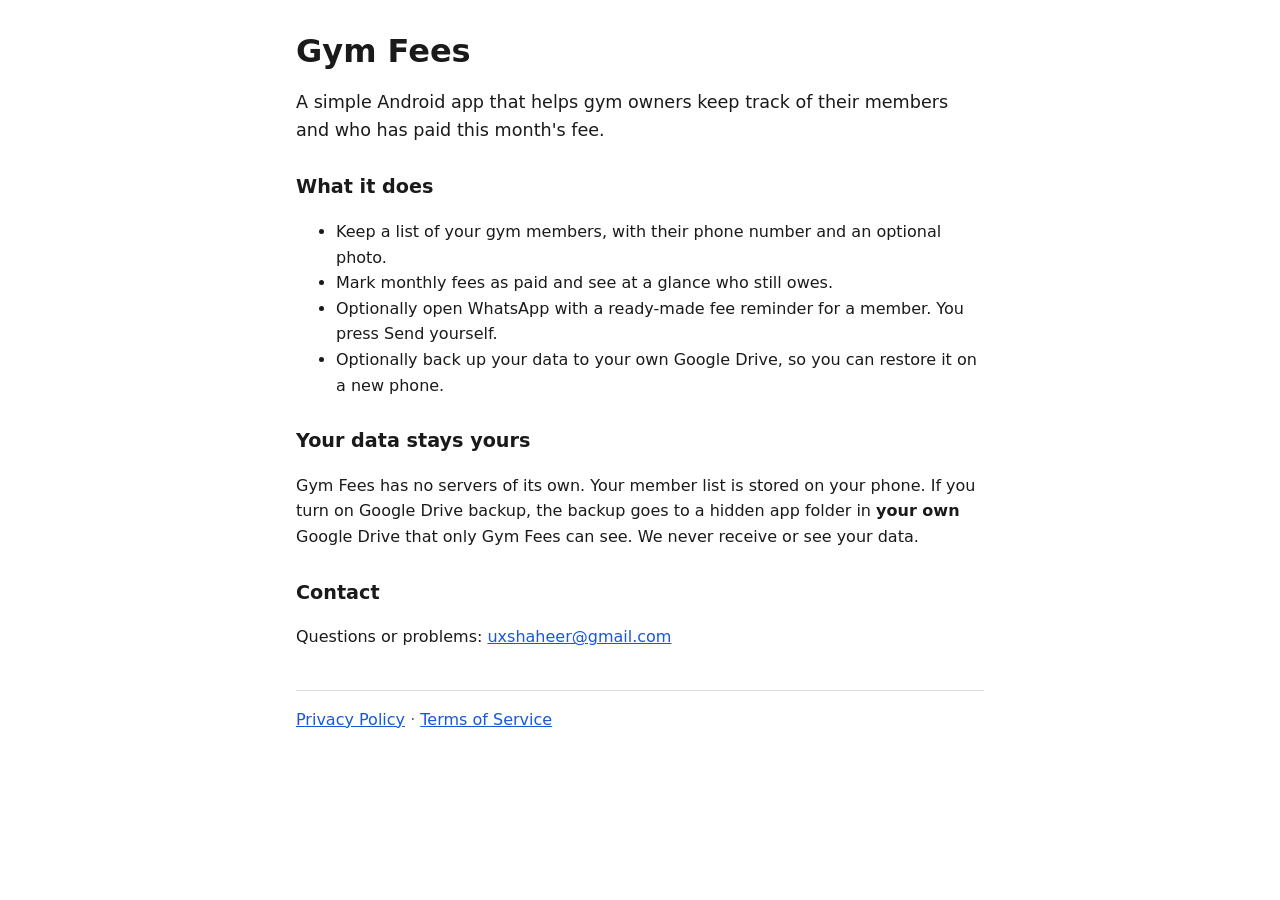
<file: index.html>
<!doctype html>
<html lang="en">
<head>
<meta charset="utf-8">
<meta name="viewport" content="width=device-width, initial-scale=1">
<meta name="google-site-verification" content="AXqqamJHq5g5rgjYRLcoD9neWlXmzPByl8UgnprYuuI" />
<title>Gym Fees</title>
<meta name="description" content="Gym Fees is an Android app that helps gym owners keep track of members and monthly fees.">
<link rel="stylesheet" href="style.css">
</head>
<body>
<main>
  <h1>Gym Fees</h1>
  <p class="lead">A simple Android app that helps gym owners keep track of their members and who has paid this month's fee.</p>

  <h2>What it does</h2>
  <ul>
    <li>Keep a list of your gym members, with their phone number and an optional photo.</li>
    <li>Mark monthly fees as paid and see at a glance who still owes.</li>
    <li>Optionally open WhatsApp with a ready-made fee reminder for a member. You press Send yourself.</li>
    <li>Optionally back up your data to your own Google Drive, so you can restore it on a new phone.</li>
  </ul>

  <h2>Your data stays yours</h2>
  <p>Gym Fees has no servers of its own. Your member list is stored on your phone. If you turn on Google Drive backup, the backup goes to a hidden app folder in <strong>your own</strong> Google Drive that only Gym Fees can see. We never receive or see your data.</p>

  <h2>Contact</h2>
  <p>Questions or problems: <a href="mailto:uxshaheer@gmail.com">uxshaheer@gmail.com</a></p>

  <footer>
    <a href="privacy.html">Privacy Policy</a> · <a href="terms.html">Terms of Service</a>
  </footer>
</main>
</body>
</html>
</file>
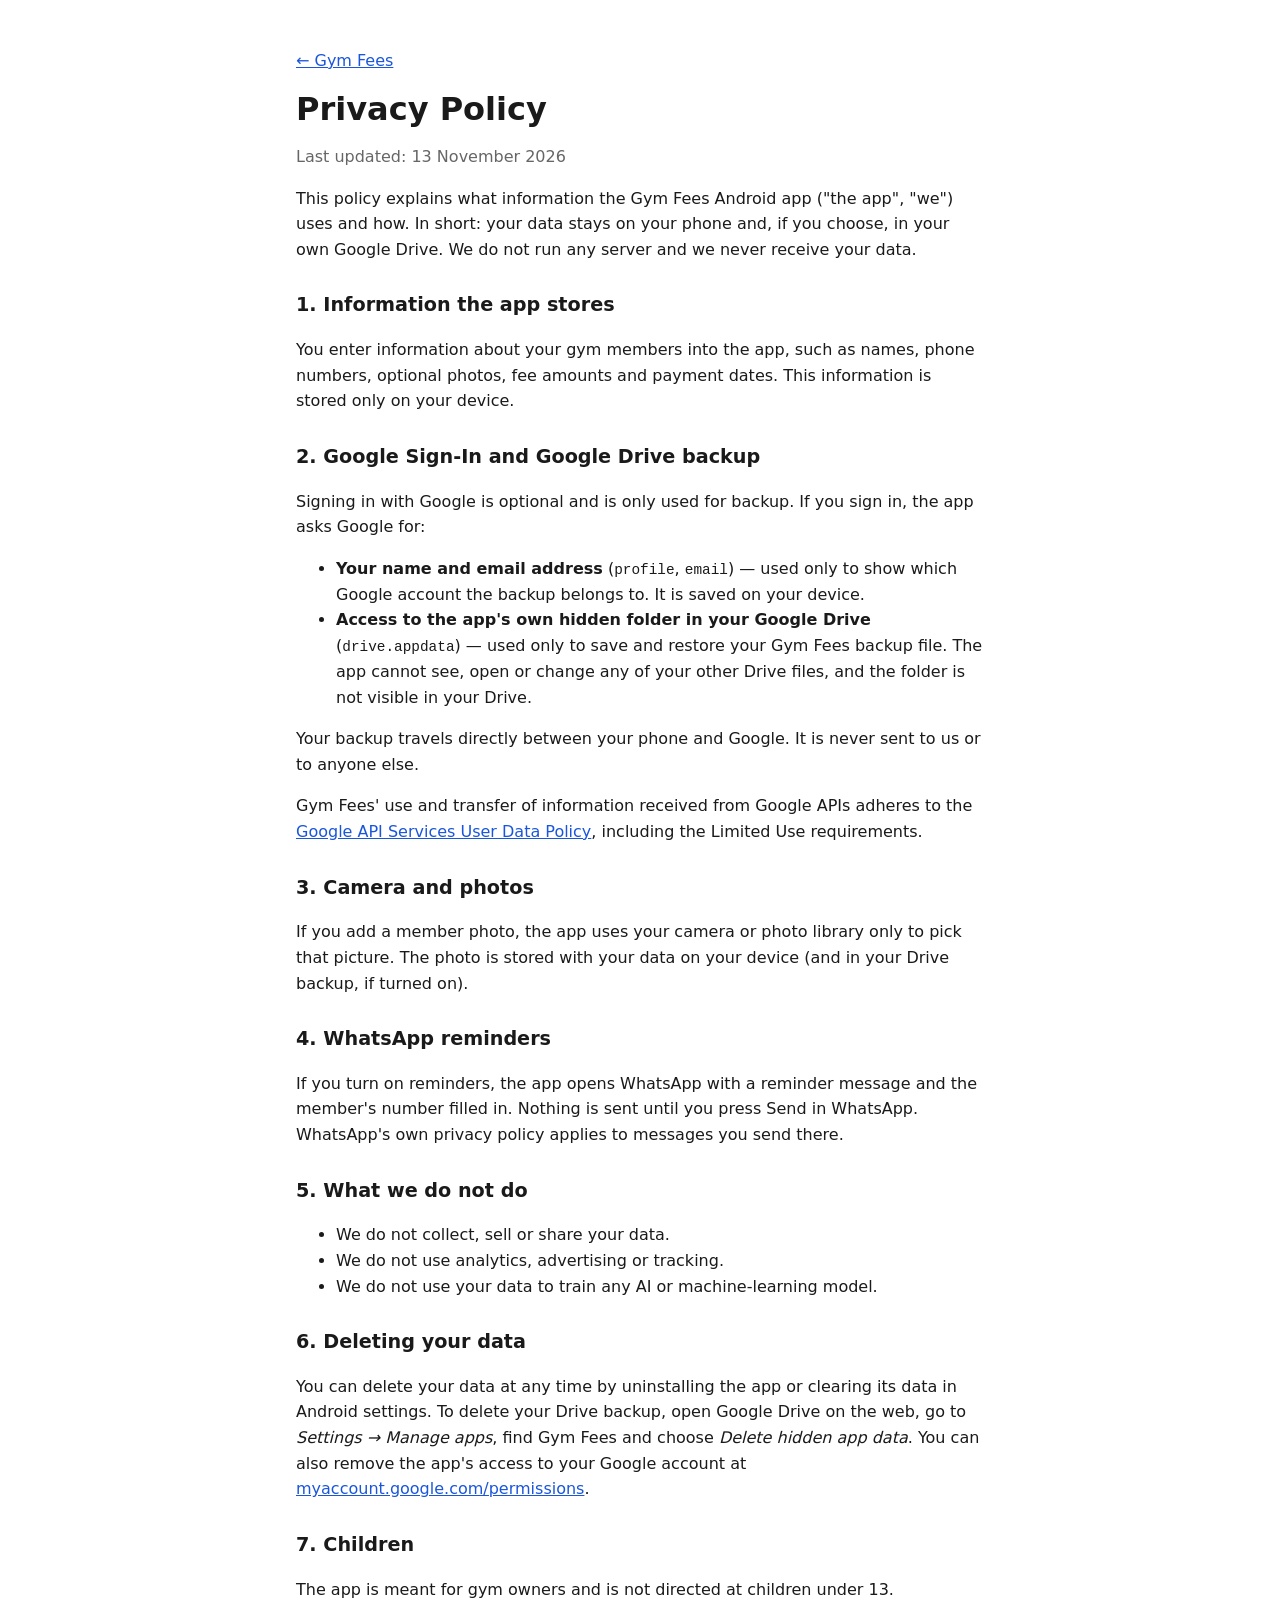
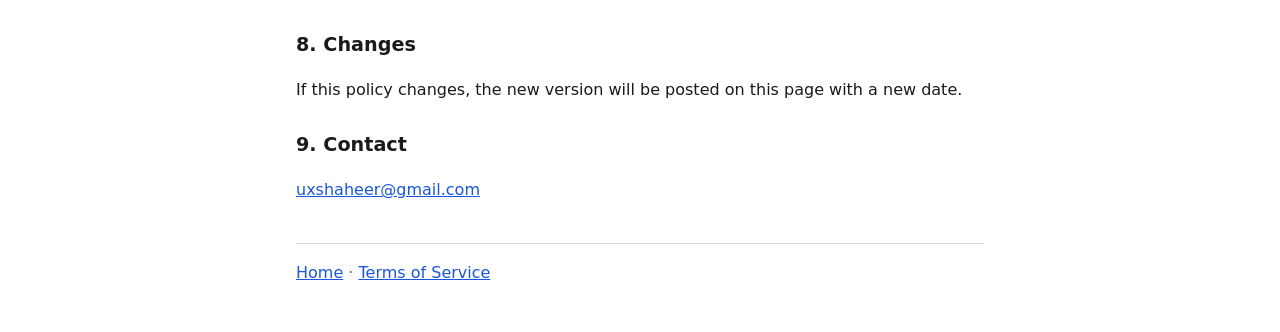
<file: privacy.html>
<!doctype html>
<html lang="en">
<head>
<meta charset="utf-8">
<meta name="viewport" content="width=device-width, initial-scale=1">
<title>Gym Fees Privacy Policy</title>
<link rel="stylesheet" href="style.css">
</head>
<body>
<main>
  <p><a href="index.html">← Gym Fees</a></p>
  <h1>Privacy Policy</h1>
  <p class="muted">Last updated: 13 November 2026</p>

  <p>This policy explains what information the Gym Fees Android app ("the app", "we") uses and how. In short: your data stays on your phone and, if you choose, in your own Google Drive. We do not run any server and we never receive your data.</p>

  <h2>1. Information the app stores</h2>
  <p>You enter information about your gym members into the app, such as names, phone numbers, optional photos, fee amounts and payment dates. This information is stored only on your device.</p>

  <h2>2. Google Sign-In and Google Drive backup</h2>
  <p>Signing in with Google is optional and is only used for backup. If you sign in, the app asks Google for:</p>
  <ul>
    <li><strong>Your name and email address</strong> (<code>profile</code>, <code>email</code>) — used only to show which Google account the backup belongs to. It is saved on your device.</li>
    <li><strong>Access to the app's own hidden folder in your Google Drive</strong> (<code>drive.appdata</code>) — used only to save and restore your Gym Fees backup file. The app cannot see, open or change any of your other Drive files, and the folder is not visible in your Drive.</li>
  </ul>
  <p>Your backup travels directly between your phone and Google. It is never sent to us or to anyone else.</p>
  <p>Gym Fees' use and transfer of information received from Google APIs adheres to the <a href="https://developers.google.com/terms/api-services-user-data-policy">Google API Services User Data Policy</a>, including the Limited Use requirements.</p>

  <h2>3. Camera and photos</h2>
  <p>If you add a member photo, the app uses your camera or photo library only to pick that picture. The photo is stored with your data on your device (and in your Drive backup, if turned on).</p>

  <h2>4. WhatsApp reminders</h2>
  <p>If you turn on reminders, the app opens WhatsApp with a reminder message and the member's number filled in. Nothing is sent until you press Send in WhatsApp. WhatsApp's own privacy policy applies to messages you send there.</p>

  <h2>5. What we do not do</h2>
  <ul>
    <li>We do not collect, sell or share your data.</li>
    <li>We do not use analytics, advertising or tracking.</li>
    <li>We do not use your data to train any AI or machine-learning model.</li>
  </ul>

  <h2>6. Deleting your data</h2>
  <p>You can delete your data at any time by uninstalling the app or clearing its data in Android settings. To delete your Drive backup, open Google Drive on the web, go to <em>Settings → Manage apps</em>, find Gym Fees and choose <em>Delete hidden app data</em>. You can also remove the app's access to your Google account at <a href="https://myaccount.google.com/permissions">myaccount.google.com/permissions</a>.</p>

  <h2>7. Children</h2>
  <p>The app is meant for gym owners and is not directed at children under 13.</p>

  <h2>8. Changes</h2>
  <p>If this policy changes, the new version will be posted on this page with a new date.</p>

  <h2>9. Contact</h2>
  <p><a href="mailto:uxshaheer@gmail.com">uxshaheer@gmail.com</a></p>

  <footer><a href="index.html">Home</a> · <a href="terms.html">Terms of Service</a></footer>
</main>
</body>
</html>
</file>
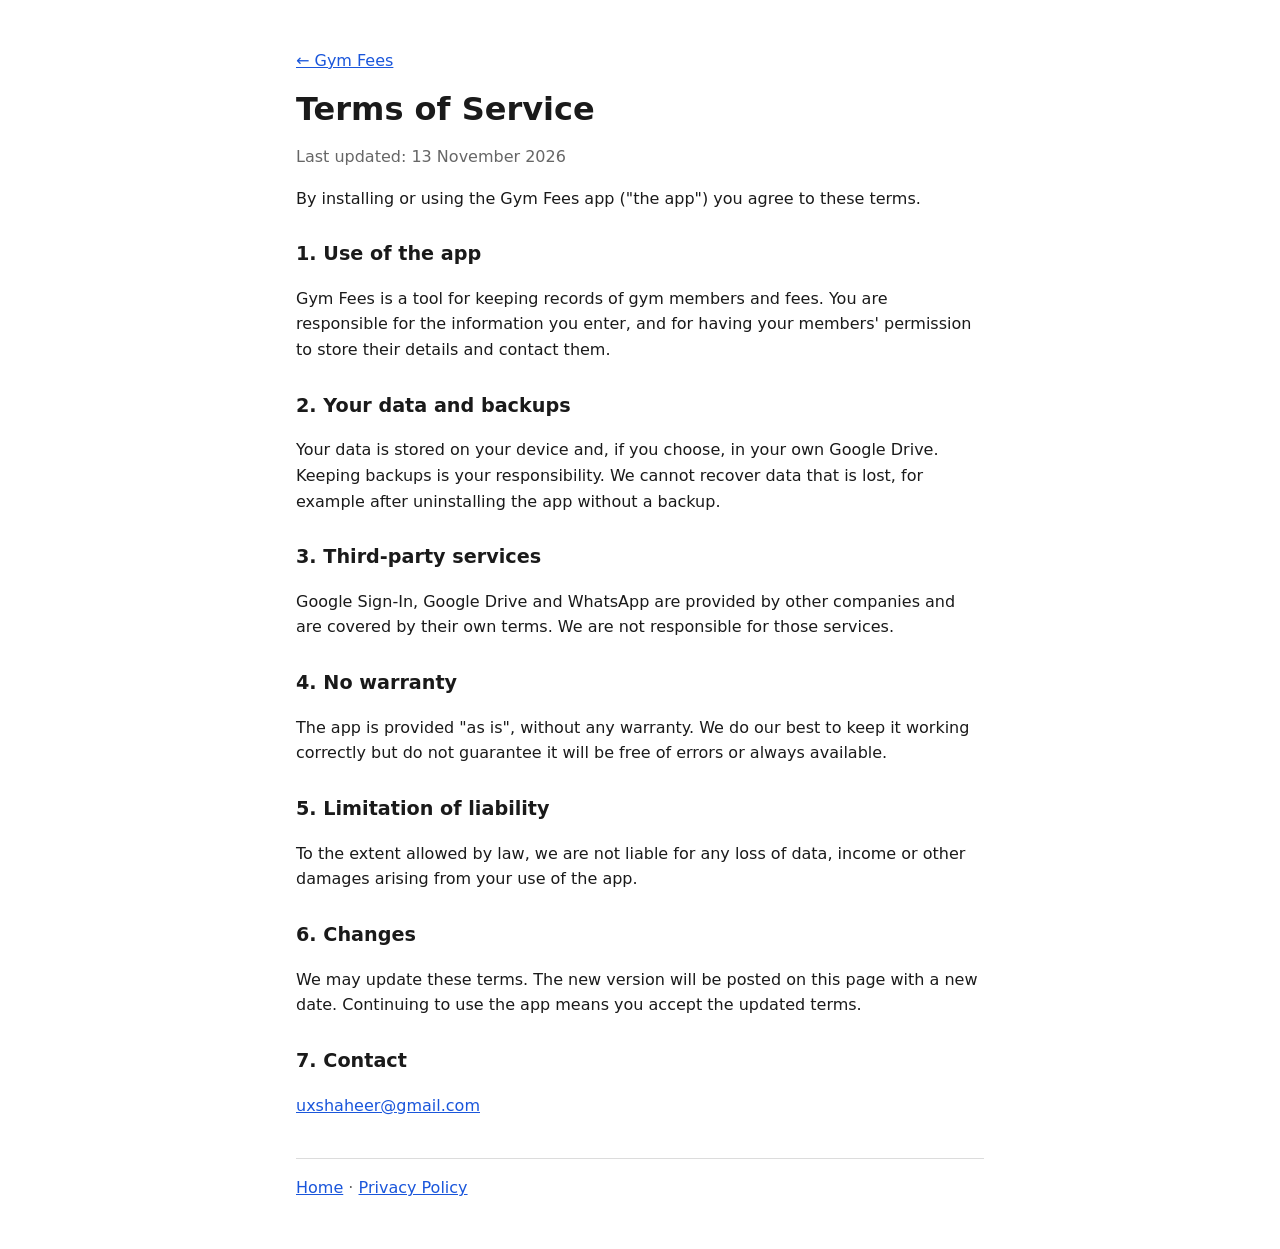
<file: terms.html>
<!doctype html>
<html lang="en">
<head>
<meta charset="utf-8">
<meta name="viewport" content="width=device-width, initial-scale=1">
<title>Gym Fees Terms of Service</title>
<link rel="stylesheet" href="style.css">
</head>
<body>
<main>
  <p><a href="index.html">← Gym Fees</a></p>
  <h1>Terms of Service</h1>
  <p class="muted">Last updated: 13 November 2026</p>

  <p>By installing or using the Gym Fees app ("the app") you agree to these terms.</p>

  <h2>1. Use of the app</h2>
  <p>Gym Fees is a tool for keeping records of gym members and fees. You are responsible for the information you enter, and for having your members' permission to store their details and contact them.</p>

  <h2>2. Your data and backups</h2>
  <p>Your data is stored on your device and, if you choose, in your own Google Drive. Keeping backups is your responsibility. We cannot recover data that is lost, for example after uninstalling the app without a backup.</p>

  <h2>3. Third-party services</h2>
  <p>Google Sign-In, Google Drive and WhatsApp are provided by other companies and are covered by their own terms. We are not responsible for those services.</p>

  <h2>4. No warranty</h2>
  <p>The app is provided "as is", without any warranty. We do our best to keep it working correctly but do not guarantee it will be free of errors or always available.</p>

  <h2>5. Limitation of liability</h2>
  <p>To the extent allowed by law, we are not liable for any loss of data, income or other damages arising from your use of the app.</p>

  <h2>6. Changes</h2>
  <p>We may update these terms. The new version will be posted on this page with a new date. Continuing to use the app means you accept the updated terms.</p>

  <h2>7. Contact</h2>
  <p><a href="mailto:uxshaheer@gmail.com">uxshaheer@gmail.com</a></p>

  <footer><a href="index.html">Home</a> · <a href="privacy.html">Privacy Policy</a></footer>
</main>
</body>
</html>
</file>
<file: style.css>
:root { --bg: #ffffff; --fg: #1a1a1a; --muted: #666; --link: #1a56db; }
@media (prefers-color-scheme: dark) {
  :root { --bg: #0b0b0c; --fg: #ececec; --muted: #9a9a9a; --link: #7aa7ff; }
}
* { box-sizing: border-box; }
body { margin: 0; background: var(--bg); color: var(--fg); font: 16px/1.6 system-ui, -apple-system, "Segoe UI", Roboto, sans-serif; }
main { max-width: 720px; margin: 0 auto; padding: 32px 16px 48px; }
h1 { font-size: 2rem; line-height: 1.2; margin: 0 0 8px; }
h2 { font-size: 1.2rem; margin: 28px 0 8px; }
a { color: var(--link); }
.lead { font-size: 1.1rem; }
.muted { color: var(--muted); }
code { font-size: .9em; }
footer { margin-top: 40px; padding-top: 16px; border-top: 1px solid color-mix(in srgb, var(--fg) 15%, transparent); color: var(--muted); }
</file>
